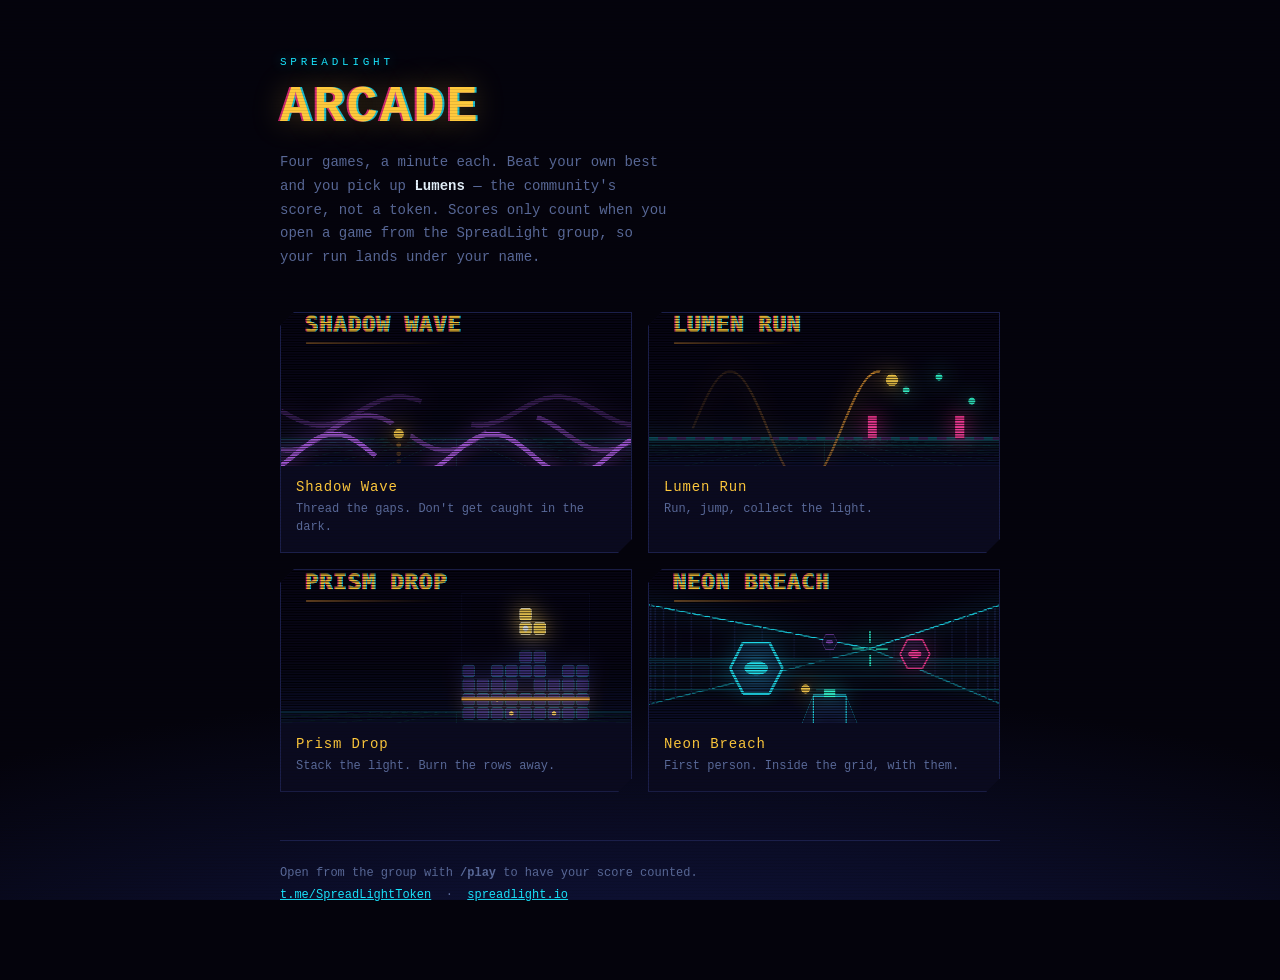
<file: arcade/index.html>
<!doctype html>
<html lang="en">
<head>
<meta charset="utf-8">
<meta name="viewport" content="width=device-width,initial-scale=1,viewport-fit=cover">
<title>SpreadLight Arcade</title>
<link rel="icon" href="/arcade/lumenrun.png">
<link rel="stylesheet" href="/arcade/sl.css">
<style>
  /* This page scrolls and stacks, unlike the games, which are fixed to the
     viewport — so it opts out of the shell's centred, overflow-hidden body. */
  html, body { height: auto; overflow: auto; }
  body {
    justify-content: flex-start; padding: 0; display: block;
    min-height: 100%;
    /* The shell pins its horizon glow to 118% of the VIEWPORT, which leaves a
       visible seam once a page scrolls past one screen. Fixed attachment
       keeps the city below the fold wherever you are on the page. */
    background-attachment: fixed;
  }

  .wrap { max-width: 760px; margin: 0 auto; padding: 56px 20px 72px; }

  .kicker {
    font-size: 11px; letter-spacing: .34em; text-transform: uppercase;
    color: var(--neon); text-shadow: 0 0 12px rgba(25,230,255,.45);
  }
  h1 {
    margin: 10px 0 0; font-size: clamp(30px, 9vw, 52px); letter-spacing: .04em;
    color: var(--light);
    text-shadow: -2px 0 0 rgba(255,46,136,.8), 2px 0 0 rgba(25,230,255,.8),
                 0 0 30px rgba(255,201,60,.35);
  }
  .sub { margin-top: 14px; color: var(--dim); font-size: 14px; line-height: 1.7; max-width: 46ch; }
  .sub b { color: var(--ink); font-weight: 600; }

  .rack { margin-top: 42px; display: grid; gap: 16px; }
  /* Two across, not three — with four cabinets a three-column rack leaves
     the last one stranded on a row of its own. */
  @media (min-width: 560px) { .rack { grid-template-columns: repeat(2, 1fr); } }

  .cab {
    display: block; text-decoration: none; color: inherit;
    border: 1px solid var(--grid); background: var(--deck);
    overflow: hidden; position: relative;
    clip-path: polygon(14px 0, 100% 0, 100% calc(100% - 14px), calc(100% - 14px) 100%, 0 100%, 0 14px);
    transition: border-color .18s ease, transform .18s ease;
  }
  .cab:hover, .cab:focus-visible {
    border-color: rgba(25,230,255,.6);
    transform: translateY(-3px);
    outline: none;
  }
  .cab:focus-visible { box-shadow: 0 0 0 2px var(--neon); }
  /* The cover already carries its own title, so showing the whole thing and
     then repeating the name underneath says it twice. Cropping to the lower
     band keeps the artwork and lets the card's own typography name it. */
  .cab img {
    display: block; width: 100%; height: auto;
    aspect-ratio: 16 / 7;
    object-fit: cover;
    object-position: 50% 88%;
  }
  .cab .meta { padding: 13px 15px 16px; }
  .cab .name { color: var(--light); font-size: 14px; letter-spacing: .06em; }
  .cab .line { color: var(--dim); font-size: 12px; margin-top: 5px; line-height: 1.5; }

  .foot {
    margin-top: 48px; padding-top: 22px; border-top: 1px solid var(--grid);
    color: var(--dim); font-size: 12px; line-height: 1.8;
  }
  .foot a { color: var(--neon); }

  @media (prefers-reduced-motion: reduce) {
    .cab { transition: none; }
    .cab:hover { transform: none; }
  }
</style>
</head>
<body>
<div class="wrap">
  <p class="kicker">SpreadLight</p>
  <h1>ARCADE</h1>
  <p class="sub">
    Four games, a minute each. Beat your own best and you pick up
    <b>Lumens</b> — the community's score, not a token. Scores only count when
    you open a game from the SpreadLight group, so your run lands under your name.
  </p>

  <div class="rack">
    <a class="cab" href="/arcade/shadowwave.html">
      <img src="/arcade/shadowwave.png" alt="Shadow Wave" width="640" height="360">
      <div class="meta">
        <div class="name">Shadow Wave</div>
        <div class="line">Thread the gaps. Don't get caught in the dark.</div>
      </div>
    </a>
    <a class="cab" href="/arcade/lumenrun.html">
      <img src="/arcade/lumenrun.png" alt="Lumen Run" width="640" height="360">
      <div class="meta">
        <div class="name">Lumen Run</div>
        <div class="line">Run, jump, collect the light.</div>
      </div>
    </a>
    <a class="cab" href="/arcade/prismdrop.html">
      <img src="/arcade/prismdrop.png" alt="Prism Drop" width="640" height="360">
      <div class="meta">
        <div class="name">Prism Drop</div>
        <div class="line">Stack the light. Burn the rows away.</div>
      </div>
    </a>
    <a class="cab" href="/arcade/neonbreach.html">
      <img src="/arcade/neonbreach.png" alt="Neon Breach" width="640" height="360">
      <div class="meta">
        <div class="name">Neon Breach</div>
        <div class="line">First person. Inside the grid, with them.</div>
      </div>
    </a>
  </div>

  <p class="foot">
    Open from the group with <b>/play</b> to have your score counted.<br>
    <a href="https://t.me/SpreadLightToken">t.me/SpreadLightToken</a>
    &nbsp;·&nbsp;
    <a href="https://spreadlight.io">spreadlight.io</a>
  </p>
</div>
</body>
</html>
</file>
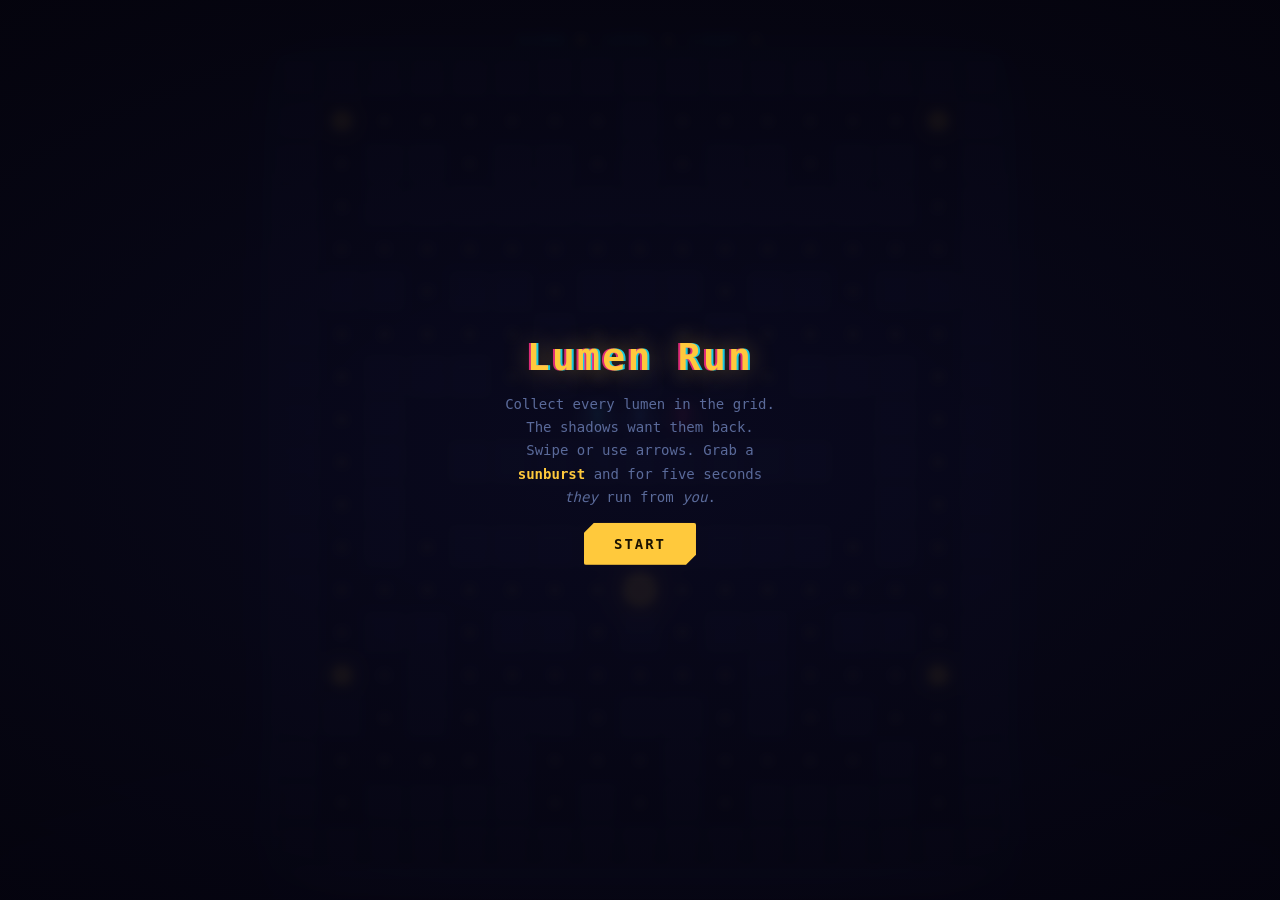
<file: arcade/lumenrun.html>
<!doctype html>
<html lang="en">
<head>
<meta charset="utf-8">
<meta name="viewport" content="width=device-width,initial-scale=1,viewport-fit=cover">
<title>Lumen Run</title>
<link rel="stylesheet" href="sl.css">
<script src="https://telegram.org/js/games.js"></script>
</head>
<body>
<div id="hud"><span>score <b id="s">0</b></span><span>level <b id="v">1</b></span><span>light <b id="l">3</b></span></div>
<canvas id="c" width="357" height="399"></canvas>

<div id="msg">
  <h1>Lumen Run</h1>
  <p>Collect every lumen in the grid. The shadows want them back.<br>
     Swipe or use arrows. Grab a <b style="color:#ffc93c">sunburst</b> and
     for five seconds <i>they</i> run from <i>you</i>.</p>
  <button id="go">start</button>
</div>

<script src="sl.js"></script>
<script>
/* Hand-drawn grid. # wall, . lumen, o sunburst, space empty, - gate
 *
 * Three cells in here used to be walls, and between them they sealed off 17
 * of the 125 lumens — the entire top-right wing including one of the four
 * sunbursts, plus two pockets along the bottom. Since the level only ends
 * when the pellet count reaches zero, the grid could never be cleared: no
 * level 2, no clear bonus, and a row of dots that visibly refused to be
 * eaten. Row 3 now has a way down on the right, and row 15 opens the two
 * bottom pockets.
 *
 * reachable() below enforces this at runtime, so editing the maze can't
 * quietly bring the bug back.
 */
const MAZE = [
  "#################",
  "#o......#......o#",
  "#.##.##.#.##.##.#",
  "#.#############.#",
  "#...............#",
  "###.##.###.##.###",
  "#.....#...#.....#",
  "#.###.#.#.#.###.#",
  "#.#     -     #.#",
  "#.# ######### #.#",
  "#.#           #.#",
  "#.#.#########.#.#",
  "#...............#",
  "#.##.##.#.##.##.#",
  "#o.#.......#...o#",
  "##.#.##.##.#.#..#",
  "#....#...#....#.#",
  "#.####.#.#.####.#",
  "#################",
];
const COLS = MAZE[0].length, ROWS = MAZE.length, T = 21;
const c = document.getElementById("c"), x = c.getContext("2d");
c.width = COLS * T; c.height = ROWS * T;
SL.fit(c);

let grid, runner, foes, score, level, lives, pellets, over, power, t, started;
const keys = SL.input();
let queued = null;

/* swipe to steer */
(() => {
  let sx = 0, sy = 0;
  c.addEventListener("touchstart", e => {
    sx = e.touches[0].clientX; sy = e.touches[0].clientY;
  }, { passive: true });
  c.addEventListener("touchend", e => {
    const dx = e.changedTouches[0].clientX - sx, dy = e.changedTouches[0].clientY - sy;
    if (Math.abs(dx) < 18 && Math.abs(dy) < 18) return;
    queued = Math.abs(dx) > Math.abs(dy)
      ? { x: Math.sign(dx), y: 0 } : { x: 0, y: Math.sign(dy) };
  }, { passive: true });
})();

const wall = (cx, cy) => {
  if (cy < 0 || cy >= ROWS) return true;
  cx = (cx + COLS) % COLS;
  return grid[cy][cx] === "#";
};

const SPAWN = { cx: 8, cy: 12 };

/* Every cell the runner can actually walk to, from where it starts.
   A lumen outside this set can never be eaten, and because the level ends on
   the pellet count hitting zero, one such lumen makes the grid uncompletable
   forever. Rather than trusting the hand-drawn maze, strip anything walled
   off — and say so in the console, so a bad edit is loud instead of silent. */
function reachable(g) {
  const key = (r, col) => r * COLS + col;
  const seen = new Set([key(SPAWN.cy, SPAWN.cx)]);
  const queue = [[SPAWN.cy, SPAWN.cx]];
  while (queue.length) {
    const [r, col] = queue.pop();
    for (const [dr, dc] of [[1,0],[-1,0],[0,1],[0,-1]]) {
      const nr = r + dr, nc = (col + dc + COLS) % COLS;
      if (nr < 0 || nr >= ROWS) continue;
      if (g[nr][nc] === "#" || seen.has(key(nr, nc))) continue;
      seen.add(key(nr, nc)); queue.push([nr, nc]);
    }
  }
  return seen;
}

function reset(full) {
  if (full) { score = 0; level = 1; lives = 3; }
  grid = MAZE.map(r => r.split(""));

  const open = reachable(grid);
  let orphans = 0;
  for (let r = 0; r < ROWS; r++) for (let col = 0; col < COLS; col++) {
    const ch = grid[r][col];
    if ((ch === "." || ch === "o") && !open.has(r * COLS + col)) {
      grid[r][col] = " "; orphans++;
    }
  }
  if (orphans) {
    console.warn(`lumenrun: ${orphans} lumen(s) are walled off and were ` +
                 `removed so the grid can still be cleared — fix MAZE`);
  }
  pellets = grid.flat().filter(ch => ch === "." || ch === "o").length;
  runner = { cx: SPAWN.cx, cy: SPAWN.cy, x: SPAWN.cx * T, y: SPAWN.cy * T,
             d: { x: 0, y: 0 }, mouth: 0 };
  const tints = ["#b86aff", "#4f9dff", "#ff2e88", "#19e6ff"];
  foes = tints.map((tint, i) => ({
    cx: 7 + i % 3, cy: 8, x: (7 + i % 3) * T, y: 8 * T,
    // they leave the house sooner than they used to, so you get less of a
    // free run at the start of a grid
    d: { x: i % 2 ? 1 : -1, y: 0 }, tint, out: i * 52, scared: 0,
  }));
  power = 0; over = false; t = 0; started = false;
}

function centred(e) {
  return Math.abs(e.x - e.cx * T) < 1.5 && Math.abs(e.y - e.cy * T) < 1.5;
}

function move(e, speed) {
  if (centred(e)) {
    e.x = e.cx * T; e.y = e.cy * T;
    const nx = e.cx + e.d.x, ny = e.cy + e.d.y;
    if (wall(nx, ny)) { e.d = { x: 0, y: 0 }; return false; }
    e.cx = (nx + COLS) % COLS; e.cy = ny;
    if (e.cx === 0 && e.d.x < 0) e.x = COLS * T;
    if (e.cx === COLS - 1 && e.d.x > 0) e.x = -T;
    return true;
  }
  e.x += e.d.x * speed; e.y += e.d.y * speed;
  return true;
}

function turn(e, d) {
  if (!centred(e)) return false;
  if (wall(e.cx + d.x, e.cy + d.y)) return false;
  e.x = e.cx * T; e.y = e.cy * T; e.d = d;
  return true;
}

function chase(f) {
  if (!centred(f)) return;
  const opts = [{x:1,y:0},{x:-1,y:0},{x:0,y:1},{x:0,y:-1}]
    .filter(d => !wall(f.cx + d.x, f.cy + d.y))
    .filter(d => !(d.x === -f.d.x && d.y === -f.d.y) || Math.random() < .08);
  if (!opts.length) { f.d = { x: -f.d.x, y: -f.d.y }; return; }
  const want = f.scared > 0 ? -1 : 1;
  opts.sort((a, b) => {
    const da = Math.hypot(f.cx + a.x - runner.cx, f.cy + a.y - runner.cy);
    const dbb = Math.hypot(f.cx + b.x - runner.cx, f.cy + b.y - runner.cy);
    return (da - dbb) * want;
  });
  // They take the best turn more often now, and get a little sharper each
  // level. Still short of perfect — a shadow that never guesses wrong is
  // unbeatable rather than hard.
  const smart = Math.min(0.86 + level * 0.015, 0.94);
  f.d = (Math.random() < smart) ? opts[0] : opts[(Math.random() * opts.length) | 0];
}

/* --- draw --------------------------------------------------------------- */

function drawMaze() {
  for (let r = 0; r < ROWS; r++) for (let col = 0; col < COLS; col++) {
    const ch = grid[r][col], px = col * T, py = r * T;
    if (ch === "#") {
      x.fillStyle = "#161b3f";
      x.fillRect(px + 1, py + 1, T - 2, T - 2);
      x.fillStyle = "#1b1f4a";
      x.fillRect(px + 1, py + 1, T - 2, 2);
    } else if (ch === "-") {
      x.fillStyle = "#2a3270"; x.fillRect(px + 1, py + T / 2 - 1, T - 2, 2);
    } else if (ch === ".") {
      x.fillStyle = "#8a7a4a";
      x.beginPath(); x.arc(px + T / 2, py + T / 2, 2.1, 0, 6.3); x.fill();
    } else if (ch === "o") {
      const pulse = 4 + Math.sin(t / 7) * 1.4;
      x.save(); x.shadowColor = "#ffc93c"; x.shadowBlur = 12;
      x.fillStyle = "#ffc93c";
      x.beginPath(); x.arc(px + T / 2, py + T / 2, pulse, 0, 6.3); x.fill();
      x.restore();
    }
  }
}

function drawRunner() {
  const cx = runner.x + T / 2, cy = runner.y + T / 2;
  const open = Math.abs(Math.sin(t / 5)) * 0.72;
  const ang = Math.atan2(runner.d.y, runner.d.x);
  x.save();
  x.shadowColor = "#ffa52b"; x.shadowBlur = 16;
  x.fillStyle = "#ffc93c";
  x.beginPath();
  if (runner.d.x || runner.d.y) {
    x.moveTo(cx, cy);
    x.arc(cx, cy, T / 2 - 2, ang + open, ang - open);
  } else {
    x.arc(cx, cy, T / 2 - 2, 0, 6.3);
  }
  x.closePath(); x.fill();
  x.restore();
}

function drawFoe(f) {
  const cx = f.x + T / 2, cy = f.y + T / 2, r = T / 2 - 2;
  const scared = f.scared > 0;
  const tint = scared ? (f.scared < 90 && t % 12 < 6 ? "#e8f4ff" : "#22306e") : f.tint;
  const g = x.createRadialGradient(cx, cy - 2, 1, cx, cy, r + 4);
  g.addColorStop(0, tint); g.addColorStop(1, "rgba(12,8,30,0)");
  x.fillStyle = g;
  x.beginPath();
  x.ellipse(cx, cy + Math.sin(t / 8 + f.cx) * 1.2, r + 2, r + 1, 0, 0, 6.3);
  x.fill();
  if (!scared) {
    x.fillStyle = "#0a0a1f";
    x.beginPath();
    x.arc(cx - 3.6, cy - 1, 2, 0, 6.3);
    x.arc(cx + 3.6, cy - 1, 2, 0, 6.3);
    x.fill();
  }
}

/* --- loop --------------------------------------------------------------- */

function step() {
  t++;
  x.clearRect(0, 0, c.width, c.height);
  drawMaze();

  if (!over && started) {
    if (keys.left) queued = { x: -1, y: 0 };
    if (keys.right) queued = { x: 1, y: 0 };
    if (keys.up) queued = { x: 0, y: -1 };
    if (keys.down) queued = { x: 0, y: 1 };
    if (queued && turn(runner, queued)) queued = null;
    move(runner, 2.4);

    // eat
    const ch = grid[runner.cy][runner.cx];
    if (ch === "." || ch === "o") {
      grid[runner.cy][runner.cx] = " ";
      pellets--;
      score += ch === "o" ? 25 : 5;
      // a sunburst buys less time than it used to, and less again each level
      if (ch === "o") {
        const span = Math.max(130, 260 - level * 18);
        power = span; foes.forEach(f => f.scared = span);
      }
    }
    if (power > 0) { power--; foes.forEach(f => f.scared = Math.max(0, f.scared - 1)); }

    foes.forEach(f => {
      if (f.out > 0) { f.out--; return; }
      chase(f);
      // capped a shade under the runner's 2.4 so a straight chase is always
      // survivable — above that they simply catch you and skill stops mattering
      move(f, f.scared > 0 ? 1.25 : Math.min(1.85 + level * 0.15, 2.3));
      if (Math.hypot(f.x - runner.x, f.y - runner.y) < T * 0.75) {
        if (f.scared > 0) {
          score += 100; f.cx = 8; f.cy = 8; f.x = 8 * T; f.y = 8 * T;
          f.scared = 0; f.out = 120;
        } else {
          lives--;
          if (lives <= 0) return finish();
          const keep = grid; reset(false); grid = keep;
          pellets = grid.flat().filter(q => q === "." || q === "o").length;
          started = false;
          banner("careful fam", "tap to keep going");
        }
      }
    });

    if (pellets <= 0) {
      level++; score += 200;
      const l = lives; reset(false); lives = l; started = false;
      banner("grid cleared ✨", "tap for the next one");
    }
  }

  foes.forEach(drawFoe);
  drawRunner();

  document.getElementById("s").textContent = score;
  document.getElementById("v").textContent = level;
  document.getElementById("l").textContent = lives;
  requestAnimationFrame(step);
}

function banner(title, sub) {
  const m = document.getElementById("msg");
  m.innerHTML = `<h1>${title}</h1><p>${sub}</p><button id="go">go</button>`;
  m.classList.remove("hide");
  document.getElementById("go").onclick = () => {
    m.classList.add("hide"); started = true;
  };
}

function finish() {
  over = true;
  SL.submit(score);
  const m = document.getElementById("msg");
  m.innerHTML = `<h1>lights out</h1>
    <p class="score">${score} points · level ${level}</p>
    <p>your best run is on the group board.</p>
    <button id="go">again</button>`;
  m.classList.remove("hide");
  document.getElementById("go").onclick = () => {
    m.classList.add("hide"); reset(true); started = true;
  };
}

document.getElementById("go").onclick = () => {
  document.getElementById("msg").classList.add("hide");
  reset(true); started = true;
};
reset(true); step();
</script>
</body>
</html>
</file>
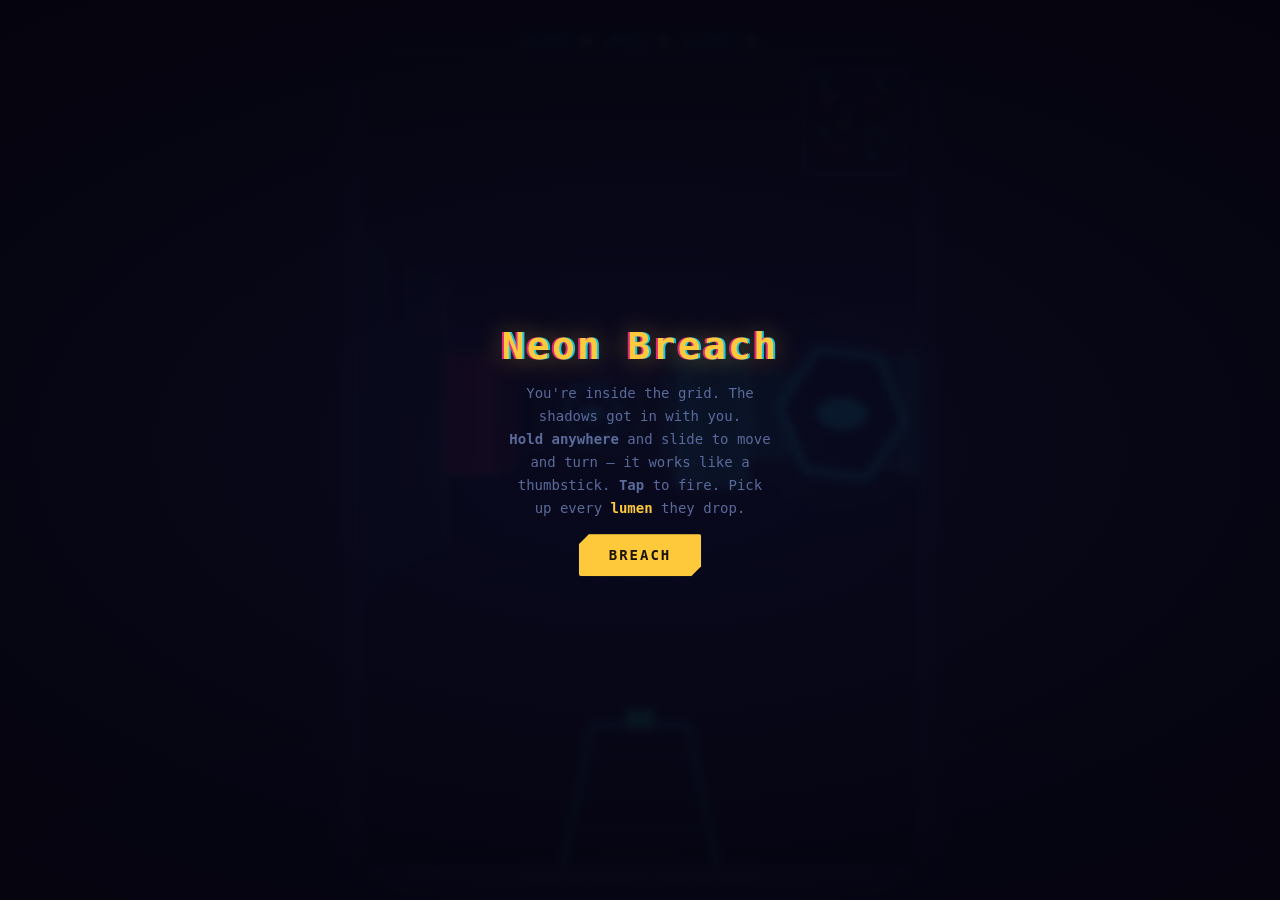
<file: arcade/neonbreach.html>
<!doctype html>
<html lang="en">
<head>
<meta charset="utf-8">
<meta name="viewport" content="width=device-width,initial-scale=1,viewport-fit=cover">
<title>Neon Breach</title>
<link rel="stylesheet" href="sl.css">
<script src="https://telegram.org/js/games.js"></script>
<style>
  /* The view is the whole canvas, so the controls hint sits over it and
     fades out once you've clearly worked them out. */
  #tip {
    position: fixed; left: 0; right: 0; bottom: 12px; text-align: center;
    font-size: 11px; letter-spacing: .18em; text-transform: uppercase;
    color: var(--dim); pointer-events: none;
    transition: opacity .6s ease; z-index: 3;
  }
  #tip.gone { opacity: 0; }
</style>
</head>
<body>
<div id="hud">
  <span>score <b id="s">0</b></span>
  <span>wave <b id="w">1</b></span>
  <span>light <b id="l">3</b></span>
</div>
<canvas id="c" width="360" height="520"></canvas>
<p id="tip">hold to steer · tap to fire</p>

<div id="msg">
  <h1>Neon Breach</h1>
  <p>You're inside the grid. The shadows got in with you.<br>
     <b>Hold anywhere</b> and slide to move and turn — it works like a thumbstick.
     <b>Tap</b> to fire. Pick up every <b style="color:#ffc93c">lumen</b> they drop.</p>
  <button id="go">breach</button>
</div>

<script src="sl.js"></script>
<script>
/* =======================================================================
   Neon Breach — a raycaster, because a grid you walk through in first
   person is the one thing the flat games can't give you.

   Everything is drawn in 180 vertical columns, 2px wide. Each column is one
   ray walked through the map with DDA; the distance it travels decides how
   tall that slice of wall is and how far it fades into the dark. Sprites are
   flat shapes projected into the same space and clipped against the depth
   written down per column, which is what lets a drone stand behind a pillar.
   ======================================================================= */

/* # structural wall, = neon, % hot, . floor */
const MAP = [
  "####################",
  "#..................#",
  "#..==..#..##..==...#",
  "#..==..#......==...#",
  "#......#...........#",
  "#...%%%....%%%.....#",
  "#...%........%.....#",
  "#...%...##...%.....#",
  "#.......##.........#",
  "#..................#",
  "#..................#",
  "#..==.......====...#",
  "#..==..........=...#",
  "#..............=...#",
  "#...%%%%%..........#",
  "#.......%...==.....#",
  "#.......%...==.....#",
  "#..................#",
  "#..................#",
  "####################",
];
const MH = MAP.length, MW = MAP[0].length;
const SOLID = "#=%";

const c = document.getElementById("c"), x = c.getContext("2d");
const W = c.width, H = c.height;
SL.fit(c);

const COLW = 2, RAYS = W / COLW;
const HORIZON = Math.round(H * 0.44);
/* Wall height and field of view are the two numbers that decide whether a
   portrait screen feels like a corridor or a letterbox. Tall walls plus a
   narrow view on a phone meant you could see almost nothing either side of
   the crosshair, which in a game about things closing in on you is the wrong
   way round. Shorter walls, wider view. */
const WALLH = H * 0.82;
const zbuf = new Float32Array(RAYS);

/* --- palette ------------------------------------------------------------
   Cold is the machine, warm is you — the same rule the other cabinets use.
   Shades are precomputed: 180 columns a frame is no place to be building
   colour strings. */
const VOID = [4, 3, 12];
const BASE = { "#": [34, 40, 96], "=": [25, 230, 255], "%": [255, 46, 136] };
const FOG = 26, FOG_FAR = 15;
const SHADE = {};
for (const k in BASE) {
  SHADE[k] = [[], []];
  for (let side = 0; side < 2; side++) {
    const dim = side ? 0.58 : 1;           // y-facing walls read darker
    for (let f = 0; f < FOG; f++) {
      const lit = 1 - f / (FOG - 1);
      SHADE[k][side][f] = "rgb(" + BASE[k].map((ch, i) =>
        Math.round((ch * dim * lit) + VOID[i] * (1 - lit))).join(",") + ")";
    }
  }
}
const fogIndex = d =>
  Math.min(FOG - 1, Math.max(0, Math.round((d / FOG_FAR) * (FOG - 1))));

const tileAt = (mx, my) =>
  (mx < 0 || my < 0 || mx >= MW || my >= MH) ? "#" : MAP[my][mx];
const blocked = (fx, fy) => SOLID.includes(tileAt(fx | 0, fy | 0));

/* --- state -------------------------------------------------------------- */

let px, py, dirX, dirY, planeX, planeY;
let drones, lumens, wave, score, light, over, started, t;
let cool, flash, shake, hurt;

function reset(full) {
  if (full) { score = 0; light = 3; wave = 1; }
  px = 7.5; py = 10.5;
  dirX = 1; dirY = 0;
  planeX = 0; planeY = 0.86;            // ~80° field of view
  drones = []; lumens = [];
  cool = 0; flash = 0; shake = 0; hurt = 0;
  over = false; started = false; t = 0;
  startWave(wave);
}

/* Each wave adds bodies and pace. From wave 3 some of them are hulks: slow,
   three hits, and they soak the shots you wanted for something else. */
function startWave(n) {
  drones = [];
  const count = Math.min(3 + n, 11);
  for (let i = 0; i < count; i++) {
    const hulk = n >= 3 && i % 4 === 3;
    drones.push(makeDrone(hulk, n));
  }
}

function makeDrone(hulk, n) {
  // Somewhere on open floor, and never right on top of the player.
  let fx, fy, tries = 0;
  do {
    fx = 1.5 + Math.random() * (MW - 3);
    fy = 1.5 + Math.random() * (MH - 3);
    tries++;
  } while (tries < 200 && (blocked(fx, fy) || Math.hypot(fx - px, fy - py) < 5));
  return {
    x: fx, y: fy, hulk,
    hp: hulk ? 3 : 1,
    speed: (hulk ? 0.012 : 0.019) + n * 0.0019,
    scale: hulk ? 1.95 : 1.38,
    h: 0.5, hit: 0, phase: Math.random() * 6.28,
    tint: hulk ? "#ff2e88" : "#19e6ff",
  };
}

/* --- input -------------------------------------------------------------
   One thumb does everything. Holding anywhere plants a stick at that point;
   sliding off it steers and walks, and letting go without really moving is a
   shot. Two separate on-screen pads would eat a phone screen this small. */
const keys = SL.input();
const stick = { on: false, ox: 0, oy: 0, dx: 0, dy: 0, t0: 0, far: 0 };

function local(e) {
  const r = c.getBoundingClientRect();
  const p = e.touches ? e.touches[0] : e;
  return { x: p.clientX - r.left, y: p.clientY - r.top };
}
function down(e) {
  const p = local(e);
  stick.on = true; stick.ox = p.x; stick.oy = p.y;
  stick.dx = 0; stick.dy = 0; stick.far = 0; stick.t0 = performance.now();
}
function drag(e) {
  if (!stick.on) return;
  const p = local(e);
  stick.dx = p.x - stick.ox; stick.dy = p.y - stick.oy;
  stick.far = Math.max(stick.far, Math.hypot(stick.dx, stick.dy));
}
function up() {
  if (!stick.on) return;
  const quick = performance.now() - stick.t0 < 260;
  if (stick.far < 15 && quick) fire();
  stick.on = false; stick.dx = 0; stick.dy = 0;
  hideTip();
}
c.addEventListener("touchstart", e => { down(e); e.preventDefault(); }, { passive: false });
c.addEventListener("touchmove",  e => { drag(e); e.preventDefault(); }, { passive: false });
c.addEventListener("touchend",   e => { up();    e.preventDefault(); }, { passive: false });
c.addEventListener("mousedown", down);
c.addEventListener("mousemove", drag);
addEventListener("mouseup", up);

/* Space is polled each frame as well, which gives you auto-fire while it's
   held — but a quick tap can begin and end between two frames and never be
   seen at all. This catches the press itself, so a single tap always shoots. */
addEventListener("keydown", e => {
  if (e.code === "Space" && started && !over) { fire(); e.preventDefault(); }
});

let tipGone = false;
function hideTip() {
  if (tipGone) return;
  tipGone = true;
  setTimeout(() => document.getElementById("tip").classList.add("gone"), 2600);
}

/* --- movement ----------------------------------------------------------- */

function rotate(a) {
  const cs = Math.cos(a), sn = Math.sin(a);
  const ndx = dirX * cs - dirY * sn, ndy = dirX * sn + dirY * cs;
  const npx = planeX * cs - planeY * sn, npy = planeX * sn + planeY * cs;
  dirX = ndx; dirY = ndy; planeX = npx; planeY = npy;
}

/* Axis at a time, so brushing a wall slides along it instead of stopping
   dead — the difference between an arena that feels tight and one that feels
   sticky. R is the player's shoulder width in tiles. */
function shift(mx, my) {
  const R = 0.26;
  if (mx && !blocked(px + mx + Math.sign(mx) * R, py)) px += mx;
  if (my && !blocked(px, py + my + Math.sign(my) * R)) py += my;
}

function stepDrone(d) {
  const vx = px - d.x, vy = py - d.y;
  const dist = Math.hypot(vx, vy) || 1;
  // a lazy weave, so a line of them doesn't arrive as one solid rank
  const sway = Math.sin(t / 26 + d.phase) * 0.45;
  const nx = (vx / dist) * d.speed, ny = (vy / dist) * d.speed;
  const sx = -ny * sway, sy = nx * sway;
  const R = 0.3;
  if (!blocked(d.x + nx + sx + Math.sign(nx + sx) * R, d.y)) d.x += nx + sx;
  if (!blocked(d.x, d.y + ny + sy + Math.sign(ny + sy) * R)) d.y += ny + sy;
  if (d.hit > 0) d.hit--;
  return dist;
}

/* --- projection --------------------------------------------------------- */

function project(s) {
  const sx = s.x - px, sy = s.y - py;
  const inv = 1 / (planeX * dirY - dirX * planeY);
  const tx = inv * (dirY * sx - dirX * sy);
  const depth = inv * (-planeY * sx + planeX * sy);
  if (depth <= 0.1) return null;
  const size = (WALLH / depth) * s.scale;
  return {
    depth, size,
    cx: (W / 2) * (1 + tx / depth),
    cy: HORIZON + (WALLH / depth) * (0.5 - s.h),
  };
}

/* --- shooting ----------------------------------------------------------- */

function fire() {
  if (over || !started || cool > 0) return;
  cool = 9; flash = 5; shake = 2.5;

  let best = null, bestDepth = 1e9;
  for (const d of drones) {
    const p = project(d);
    if (!p || p.depth > 20) continue;
    // Under the crosshair, with a few pixels of forgiveness — this is a
    // thumb on glass, not a mouse.
    if (Math.abs(p.cx - W / 2) > p.size * 0.42 + 7) continue;
    const col = Math.min(RAYS - 1, Math.max(0, p.cx / COLW | 0));
    if (zbuf[col] <= p.depth) continue;            // a wall is in the way
    if (p.depth < bestDepth) { bestDepth = p.depth; best = d; }
  }
  if (!best) return;

  best.hp--; best.hit = 6;
  if (best.hp > 0) { score += 5; return; }
  score += (best.hulk ? 90 : 40) + wave * 10;
  lumens.push({ x: best.x, y: best.y, scale: 0.46, h: 0.18,
                life: 600, phase: Math.random() * 6.28 });
  drones.splice(drones.indexOf(best), 1);
}

/* --- render ------------------------------------------------------------- */

function drawSky() {
  const g = x.createLinearGradient(0, 0, 0, HORIZON);
  g.addColorStop(0, "#04030c");
  g.addColorStop(1, "#140b2e");
  x.fillStyle = g; x.fillRect(0, 0, W, HORIZON);

  // city haze sitting on the horizon
  const h = x.createLinearGradient(0, HORIZON - 70, 0, HORIZON);
  h.addColorStop(0, "rgba(157,78,221,0)");
  h.addColorStop(1, "rgba(255,46,136,.22)");
  x.fillStyle = h; x.fillRect(0, HORIZON - 70, W, 70);
}

function drawFloor() {
  const g = x.createLinearGradient(0, HORIZON, 0, H);
  g.addColorStop(0, "#07061a");
  g.addColorStop(1, "#0d0a24");
  x.fillStyle = g; x.fillRect(0, HORIZON, W, H - HORIZON);

  /* Bands at whole-tile distances. Only horizontal lines: a line of constant
     distance is the same line whichever way you're facing, so these stay
     honest as you turn. Converging verticals would not. */
  x.strokeStyle = "rgba(25,230,255,.085)";
  x.lineWidth = 1;
  x.beginPath();
  for (let d = 1; d <= 16; d++) {
    const y = HORIZON + (0.5 * WALLH) / d;
    if (y > H) continue;
    x.moveTo(0, y); x.lineTo(W, y);
  }
  x.stroke();
}

/* The same bands on the ceiling. Without them the top of a portrait screen is
   a large flat nothing, and the corridor stops reading as enclosed. */
function drawCeilingBands() {
  x.strokeStyle = "rgba(157,78,221,.075)";
  x.lineWidth = 1;
  x.beginPath();
  for (let d = 1; d <= 16; d++) {
    const y = HORIZON - (0.5 * WALLH) / d;
    if (y < 0) continue;
    x.moveTo(0, y); x.lineTo(W, y);
  }
  x.stroke();
}

function castWalls() {
  for (let col = 0; col < RAYS; col++) {
    const camX = 2 * col / RAYS - 1;
    const rdX = dirX + planeX * camX, rdY = dirY + planeY * camX;

    let mapX = px | 0, mapY = py | 0;
    const ddX = Math.abs(rdX) < 1e-9 ? 1e30 : Math.abs(1 / rdX);
    const ddY = Math.abs(rdY) < 1e-9 ? 1e30 : Math.abs(1 / rdY);
    let stepX, stepY, sideX, sideY;
    if (rdX < 0) { stepX = -1; sideX = (px - mapX) * ddX; }
    else         { stepX = 1;  sideX = (mapX + 1 - px) * ddX; }
    if (rdY < 0) { stepY = -1; sideY = (py - mapY) * ddY; }
    else         { stepY = 1;  sideY = (mapY + 1 - py) * ddY; }

    let side = 0, tile = "#", guard = 0;
    while (guard++ < 128) {
      if (sideX < sideY) { sideX += ddX; mapX += stepX; side = 0; }
      else               { sideY += ddY; mapY += stepY; side = 1; }
      tile = tileAt(mapX, mapY);
      if (SOLID.includes(tile)) break;
    }

    const perp = Math.max(0.0001, side === 0 ? sideX - ddX : sideY - ddY);
    zbuf[col] = perp;

    const lineH = WALLH / perp;
    const top = HORIZON - lineH * 0.5;
    const f = fogIndex(perp);
    x.fillStyle = SHADE[tile][side][f];
    x.fillRect(col * COLW, top, COLW, lineH);

    /* A bright seam where a wall panel meets the next one. Cheap, and it
       gives the eye something to track as you move — flat colour columns
       read as a slideshow otherwise. */
    const wallX = side === 0 ? py + perp * rdY : px + perp * rdX;
    const frac = wallX - Math.floor(wallX);

    /* Shade across each panel, darkest at its middle. One flat colour per
       tile turns a long wall into a single slab of colour with nothing for
       the eye to hold on to as you move past it; this costs one more fill
       per column and gives the surface a direction. */
    const dip = (0.34 * (1 - Math.abs(frac - 0.5) * 2) * (1 - f / (FOG - 1)));
    if (dip > 0.01) {
      x.fillStyle = "rgba(4,3,12," + dip.toFixed(3) + ")";
      x.fillRect(col * COLW, top, COLW, lineH);
    }

    if (frac < 0.045 || frac > 0.955) {
      x.fillStyle = "rgba(232,244,255," + (0.3 * (1 - f / (FOG - 1))).toFixed(3) + ")";
      x.fillRect(col * COLW, top, COLW, lineH);
    }
    // a lit strip along the base of neon panels
    if (tile !== "#") {
      x.fillStyle = "rgba(255,255,255," + (0.22 * (1 - f / (FOG - 1))).toFixed(3) + ")";
      x.fillRect(col * COLW, top + lineH - Math.max(1, lineH * 0.05),
                 COLW, Math.max(1, lineH * 0.05));
    }
  }
}

/* Draw something at a projected position, but only in the columns where it
   is actually in front of the wall behind it. */
function clipped(p, paint) {
  const half = p.size / 2;
  const first = Math.max(0, Math.floor((p.cx - half) / COLW));
  const last = Math.min(RAYS - 1, Math.ceil((p.cx + half) / COLW));
  let run = -1;
  for (let col = first; col <= last + 1; col++) {
    const vis = col <= last && zbuf[col] > p.depth;
    if (vis && run < 0) run = col;
    if (!vis && run >= 0) {
      x.save();
      x.beginPath();
      x.rect(run * COLW, 0, (col - run) * COLW, H);
      x.clip();
      paint();
      x.restore();
      run = -1;
    }
  }
}

function drawDrone(d) {
  const p = project(d);
  if (!p || p.size < 2) return;
  clipped(p, () => {
    const r = p.size * 0.3;
    const glow = x.createRadialGradient(p.cx, p.cy, 0, p.cx, p.cy, r * 2.3);
    glow.addColorStop(0, d.hit > 0 ? "rgba(255,255,255,.55)" : "rgba(25,230,255,.3)");
    glow.addColorStop(1, "rgba(4,3,12,0)");
    x.fillStyle = glow;
    x.fillRect(p.cx - r * 2.3, p.cy - r * 2.3, r * 4.6, r * 4.6);

    // a hard shell, hexagonal, because a circle reads as a bubble
    x.beginPath();
    for (let i = 0; i < 6; i++) {
      const a = i * Math.PI / 3 + Math.sin(t / 30 + d.phase) * 0.12;
      const vx = p.cx + Math.cos(a) * r, vy = p.cy + Math.sin(a) * r * 1.12;
      i ? x.lineTo(vx, vy) : x.moveTo(vx, vy);
    }
    x.closePath();
    x.fillStyle = d.hit > 0 ? "#ffffff" : "#0b1030";
    x.fill();
    x.strokeStyle = d.hit > 0 ? "#ffffff" : d.tint;
    x.lineWidth = Math.max(1, p.size * 0.035);
    x.stroke();

    // the eye
    x.fillStyle = d.hit > 0 ? "#ffffff" : d.tint;
    x.beginPath();
    x.ellipse(p.cx, p.cy, r * 0.42, r * 0.26, 0, 0, 6.3);
    x.fill();
  });
}

function drawLumen(l) {
  const p = project(l);
  if (!p || p.size < 1.5) return;
  clipped(p, () => {
    const r = Math.max(1.5, p.size * 0.3) * (1 + Math.sin(t / 8 + l.phase) * 0.12);
    const g = x.createRadialGradient(p.cx, p.cy, 0, p.cx, p.cy, r * 3);
    g.addColorStop(0, "rgba(255,201,60,.85)");
    g.addColorStop(1, "rgba(255,201,60,0)");
    x.fillStyle = g;
    x.fillRect(p.cx - r * 3, p.cy - r * 3, r * 6, r * 6);
    x.fillStyle = "#ffc93c";
    x.beginPath(); x.arc(p.cx, p.cy, r, 0, 6.3); x.fill();
  });
}

function drawWeapon() {
  const bob = Math.sin(t / 9) * (stick.on ? 3.4 : 1.1);
  const bx = W / 2, by = H + bob;

  if (flash > 0) {
    const g = x.createRadialGradient(bx, by - 96, 0, bx, by - 96, 90);
    g.addColorStop(0, "rgba(255,201,60,.8)");
    g.addColorStop(1, "rgba(255,201,60,0)");
    x.fillStyle = g;
    x.fillRect(bx - 90, by - 186, 180, 180);
  }

  // an emitter, seen from behind
  x.fillStyle = "#0a0a1f";
  x.strokeStyle = "#19e6ff";
  x.lineWidth = 2;
  const kick = flash > 0 ? 6 : 0;
  x.beginPath();
  x.moveTo(bx - 50, by);
  x.lineTo(bx - 31, by - 92 - kick);
  x.lineTo(bx + 31, by - 92 - kick);
  x.lineTo(bx + 50, by);
  x.closePath();
  x.fill(); x.stroke();

  // vents down the barrel, so it isn't just a trapezoid
  x.strokeStyle = "rgba(25,230,255,.45)";
  x.lineWidth = 1;
  for (let i = 1; i <= 3; i++) {
    const yy = by - 92 - kick + i * 22;
    const w2 = 31 + (50 - 31) * (i / 4.2);
    x.beginPath(); x.moveTo(bx - w2, yy); x.lineTo(bx + w2, yy); x.stroke();
  }

  x.fillStyle = flash > 0 ? "#ffc93c" : "#2bffcf";
  x.fillRect(bx - 9, by - 102 - kick, 18, 12);
}

function drawCrosshair() {
  const ready = cool === 0;
  const g = 7, l = 11, cy = HORIZON;
  const arms = () => {
    x.beginPath();
    x.moveTo(W / 2 - g - l, cy); x.lineTo(W / 2 - g, cy);
    x.moveTo(W / 2 + g, cy);     x.lineTo(W / 2 + g + l, cy);
    x.moveTo(W / 2, cy - g - l); x.lineTo(W / 2, cy - g);
    x.moveTo(W / 2, cy + g);     x.lineTo(W / 2, cy + g + l);
    x.stroke();
  };
  // a dark pass underneath, so the sight still reads against a lit drone —
  // which is exactly when you need to see it
  x.strokeStyle = "rgba(4,3,12,.75)"; x.lineWidth = 4; arms();
  x.strokeStyle = ready ? "rgba(43,255,207,.95)" : "rgba(90,106,154,.75)";
  x.lineWidth = 1.6; arms();
  x.fillStyle = ready ? "rgba(43,255,207,.95)" : "rgba(90,106,154,.6)";
  x.fillRect(W / 2 - 1, cy - 1, 2, 2);
}

function drawMinimap() {
  const S = 3.4, pad = 8;
  const mw = MW * S, mh = MH * S;
  const ox = W - mw - pad, oy = pad;

  x.fillStyle = "rgba(4,3,12,.72)";
  x.fillRect(ox - 2, oy - 2, mw + 4, mh + 4);
  x.strokeStyle = "rgba(27,31,74,.9)";
  x.lineWidth = 1;
  x.strokeRect(ox - 2, oy - 2, mw + 4, mh + 4);

  for (let r = 0; r < MH; r++) for (let col = 0; col < MW; col++) {
    const ch = MAP[r][col];
    if (!SOLID.includes(ch)) continue;
    x.fillStyle = ch === "#" ? "#222860" : (ch === "=" ? "#17667a" : "#7a2048");
    x.fillRect(ox + col * S, oy + r * S, S, S);
  }
  for (const d of drones) {
    x.fillStyle = d.tint;
    x.fillRect(ox + d.x * S - 1.4, oy + d.y * S - 1.4, 2.8, 2.8);
  }
  // the player, with the direction being faced
  x.strokeStyle = "#ffc93c"; x.lineWidth = 1.4;
  x.beginPath();
  x.moveTo(ox + px * S, oy + py * S);
  x.lineTo(ox + (px + dirX * 2.2) * S, oy + (py + dirY * 2.2) * S);
  x.stroke();
  x.fillStyle = "#ffc93c";
  x.fillRect(ox + px * S - 1.5, oy + py * S - 1.5, 3, 3);
}

function drawStick() {
  if (!stick.on) return;
  const r = 34;
  x.strokeStyle = "rgba(25,230,255,.3)"; x.lineWidth = 1.5;
  x.beginPath(); x.arc(stick.ox, stick.oy, r, 0, 6.3); x.stroke();
  const m = Math.min(1, Math.hypot(stick.dx, stick.dy) / 70);
  const a = Math.atan2(stick.dy, stick.dx);
  x.fillStyle = "rgba(43,255,207,.55)";
  x.beginPath();
  x.arc(stick.ox + Math.cos(a) * r * m, stick.oy + Math.sin(a) * r * m, 9, 0, 6.3);
  x.fill();
}

/* --- loop --------------------------------------------------------------- */

function step() {
  t++;
  if (cool > 0) cool--;
  if (flash > 0) flash--;
  if (hurt > 0) hurt--;
  shake *= 0.84;

  if (started && !over) {
    // steering: thumbstick first, keyboard as well for anyone on a desktop
    let turn = 0, walk = 0;
    if (stick.on) {
      turn = Math.max(-1, Math.min(1, stick.dx / 68));
      walk = Math.max(-1, Math.min(1, -stick.dy / 68));
    }
    if (keys.left) turn -= 1;
    if (keys.right) turn += 1;
    if (keys.up) walk += 1;
    if (keys.down) walk -= 1;
    if (keys.fire) fire();

    rotate(turn * 0.046);
    const sp = walk * 0.062;
    if (sp) shift(dirX * sp, dirY * sp);

    for (let i = drones.length - 1; i >= 0; i--) {
      const d = drones[i];
      const dist = stepDrone(d);
      if (dist < 0.62 && hurt === 0) {
        light--; hurt = 70; shake = 11;
        /* It gets thrown back into the grid rather than destroyed. Removing
           it on contact meant a drone that reached you counted as dealt
           with — and if it was the last one of the wave, being hit cleared
           the wave and paid the clear bonus. A wave now ends only when you
           have actually shot everything in it. */
        const fresh = makeDrone(d.hulk, wave);
        d.x = fresh.x; d.y = fresh.y;
        if (light <= 0) { finish(); break; }
      }
    }

    for (let i = lumens.length - 1; i >= 0; i--) {
      const l = lumens[i];
      if (--l.life <= 0) { lumens.splice(i, 1); continue; }
      if (Math.hypot(l.x - px, l.y - py) < 0.55) {
        score += 25; lumens.splice(i, 1); flash = Math.max(flash, 2);
      }
    }

    if (!over && !drones.length) {
      wave++; score += 100 + wave * 20;
      startWave(wave);
      banner("wave " + wave, "they keep coming. tap to carry on");
    }
  }

  // --- draw
  x.save();
  if (shake > 0.3) {
    x.translate((Math.random() - 0.5) * shake, (Math.random() - 0.5) * shake);
  }
  drawSky();
  drawCeilingBands();
  drawFloor();
  castWalls();

  // far to near, so nearer sprites land on top
  [...drones.map(d => ({ e: d, kind: 0 })),
   ...lumens.map(l => ({ e: l, kind: 1 }))]
    .map(o => ({ ...o, d: Math.hypot(o.e.x - px, o.e.y - py) }))
    .sort((a, b) => b.d - a.d)
    .forEach(o => o.kind ? drawLumen(o.e) : drawDrone(o.e));

  drawWeapon();
  drawCrosshair();
  x.restore();

  drawMinimap();
  drawStick();

  if (hurt > 0) {
    x.fillStyle = "rgba(255,46,136," + (0.3 * (hurt / 70)).toFixed(3) + ")";
    x.fillRect(0, 0, W, H);
  }

  document.getElementById("s").textContent = score;
  document.getElementById("w").textContent = wave;
  document.getElementById("l").textContent = Math.max(0, light);
  requestAnimationFrame(step);
}

function banner(title, sub) {
  started = false;
  const m = document.getElementById("msg");
  m.innerHTML = `<h1>${title}</h1><p>${sub}</p><button id="go">go</button>`;
  m.classList.remove("hide");
  document.getElementById("go").onclick = () => {
    m.classList.add("hide"); started = true;
  };
}

function finish() {
  over = true;
  SL.submit(score);
  const m = document.getElementById("msg");
  m.innerHTML = `<h1>breach failed</h1>
    <p class="score">${score} points · wave ${wave}</p>
    <p>your best run is on the group board.</p>
    <button id="go">again</button>`;
  m.classList.remove("hide");
  document.getElementById("go").onclick = () => {
    m.classList.add("hide"); reset(true); started = true;
  };
}

document.getElementById("go").onclick = () => {
  document.getElementById("msg").classList.add("hide");
  reset(true); started = true;
};
reset(true);
step();
</script>
</body>
</html>
</file>
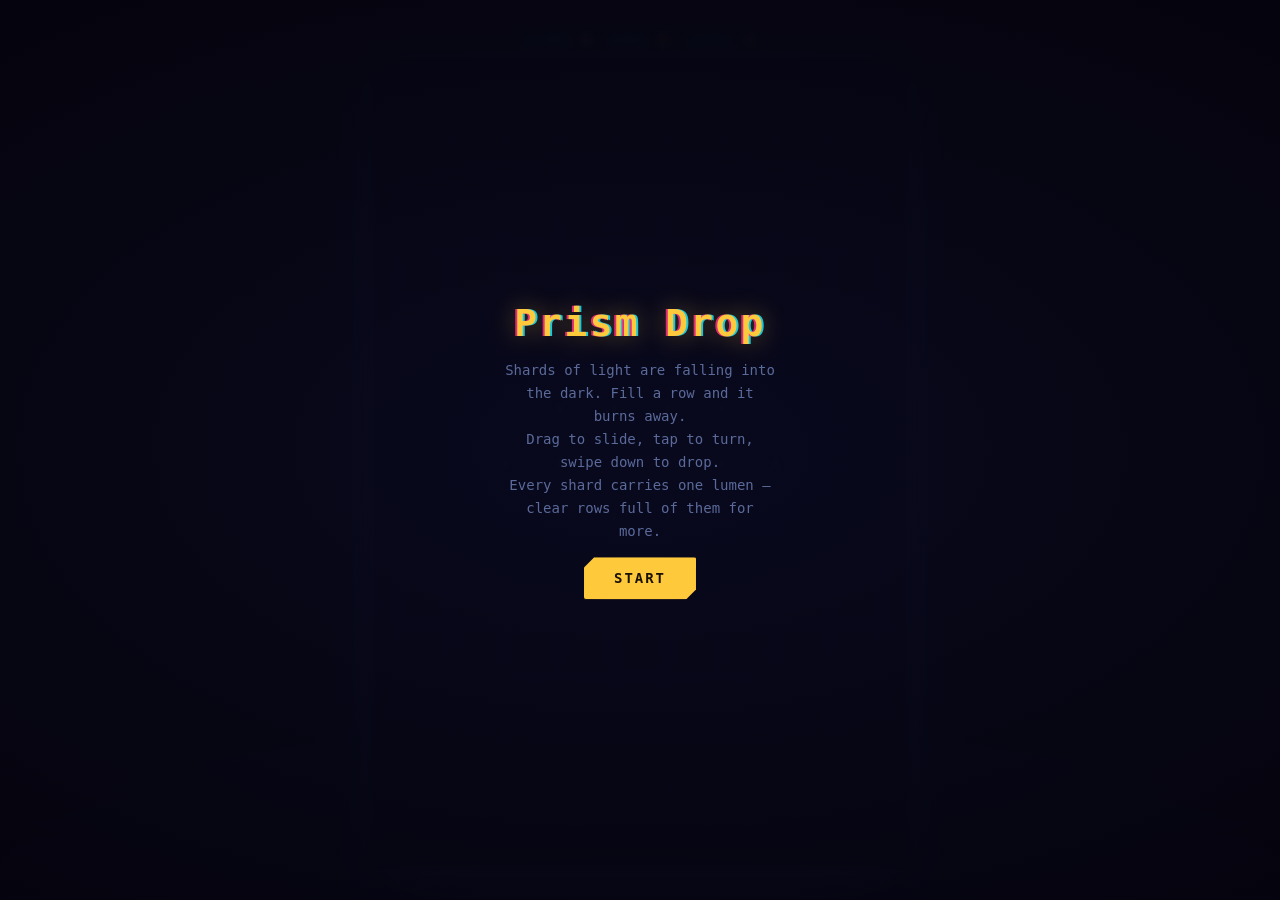
<file: arcade/prismdrop.html>
<!doctype html>
<html lang="en">
<head>
<meta charset="utf-8">
<meta name="viewport" content="width=device-width,initial-scale=1,viewport-fit=cover">
<title>Prism Drop</title>
<link rel="stylesheet" href="sl.css">
<script src="https://telegram.org/js/games.js"></script>
</head>
<body>
<div id="hud"><span>score <b id="s">0</b></span><span>rows <b id="r">0</b></span><span>level <b id="v">1</b></span></div>
<canvas id="c" width="360" height="540"></canvas>

<div id="msg">
  <h1>Prism Drop</h1>
  <p>Shards of light are falling into the dark. Fill a row and it burns away.<br>
     Drag to slide, tap to turn, swipe down to drop.<br>
     Every shard carries one lumen — clear rows full of them for more.</p>
  <button id="go">start</button>
</div>

<script src="sl.js"></script>
<script>
/* Prism Drop — a falling-block puzzle, built as an original rather than a
   copy. The genre's mechanic is free to use; a specific game's look is not
   (Tetris Holding v. Xio, 2012, turned on exactly that: the 10x20 well, the
   seven four-cell pieces, the ghost piece, the next-piece window). So this
   one deliberately shares none of those:

     * a 9-wide, 14-deep field of big square cells, sized for a thumb
     * shards of 2, 3, 4 and 5 cells — not the classic seven
     * no ghost piece, no preview window
     * the twist: each shard carries a lumen, and a cleared row pays for
       every lumen inside it, so where you bury your light matters

   And it follows the arcade's one visual rule: the falling shard is warm
   (you), everything already set is cold (the city). */

const c = document.getElementById("c"), x = c.getContext("2d");
const W = c.width, H = c.height;
SL.fit(c);

const COLS = 9, ROWS = 14, CELL = 36;
const OX = (W - COLS * CELL) / 2, OY = (H - ROWS * CELL) / 2;

// shard shapes, as [col, row] cells
const SHAPES = {
  duo:   [[0, 0], [1, 0]],
  bar:   [[0, 0], [1, 0], [2, 0]],
  hook:  [[0, 0], [0, 1], [1, 1]],
  block: [[0, 0], [1, 0], [0, 1], [1, 1]],
  vee:   [[0, 0], [0, 1], [0, 2], [1, 2], [2, 2]],
  cup:   [[0, 0], [2, 0], [0, 1], [1, 1], [2, 1]],
  star:  [[1, 0], [0, 1], [1, 1], [2, 1], [1, 2]],
};
// shuffled bag: small shards come round more often, the star only once
const BAG = ["duo", "bar", "bar", "hook", "hook", "block", "vee", "cup", "star"];

let grid, piece, bag, score, rows, level, over, fall, lockT, lockMoves, flash, sparks, last;

function reset() {
  grid = Array.from({ length: ROWS }, () => Array(COLS).fill(null));
  bag = []; score = 0; rows = 0; level = 1;
  fall = 0; flash = []; sparks = []; over = false;
  spawn();
}

function nextShape() {
  if (!bag.length) {
    bag = BAG.slice();
    for (let i = bag.length - 1; i > 0; i--) {
      const j = Math.floor(Math.random() * (i + 1));
      [bag[i], bag[j]] = [bag[j], bag[i]];
    }
  }
  return bag.pop();
}

function spawn() {
  const cells = SHAPES[nextShape()].map(p => p.slice());
  const w = Math.max(...cells.map(p => p[0])) + 1;
  piece = {
    cells,
    core: Math.floor(Math.random() * cells.length),   // which cell is the lumen
    x: Math.floor((COLS - w) / 2),
    y: 0,
  };
  lockT = 0; lockMoves = 0;
  if (hits(piece.cells, piece.x, piece.y)) return finish();
}

function hits(cells, px, py) {
  return cells.some(([cx, cy]) => {
    const gx = px + cx, gy = py + cy;
    return gx < 0 || gx >= COLS || gy >= ROWS || (gy >= 0 && grid[gy][gx]);
  });
}

function move(dx, dy) {
  if (hits(piece.cells, piece.x + dx, piece.y + dy)) return false;
  piece.x += dx; piece.y += dy;
  if (dx && lockT && lockMoves < 12) { lockT = 0; lockMoves++; }
  return true;
}

function turn() {
  // clockwise about the shard's own box, then nudge sideways if a wall or a
  // set block is in the way — without the nudge a shard against the edge
  // simply refuses to turn, which feels like the game ignoring you
  const h = Math.max(...piece.cells.map(p => p[1])) + 1;
  const w = Math.max(...piece.cells.map(p => p[0])) + 1;
  const turned = piece.cells.map(([cx, cy]) => [h - 1 - cy, cx]);
  const shift = Math.floor((w - h) / 2);
  for (const k of [0, -1, 1, -2, 2]) {
    if (!hits(turned, piece.x + shift + k, piece.y)) {
      piece.cells = turned; piece.x += shift + k;
      if (lockT && lockMoves < 12) { lockT = 0; lockMoves++; }
      return;
    }
  }
}

function drop() {
  let n = 0;
  while (move(0, 1)) n++;
  score += n * 2;
  settle();
}

function settle() {
  piece.cells.forEach(([cx, cy], i) => {
    const gy = piece.y + cy;
    if (gy >= 0) grid[gy][piece.x + cx] = { core: i === piece.core };
  });
  if (piece.cells.some(([, cy]) => piece.y + cy < 0)) return finish();

  const full = [];
  for (let r = 0; r < ROWS; r++) if (grid[r].every(Boolean)) full.push(r);
  if (full.length) {
    const lumens = full.reduce((n, r) => n + grid[r].filter(v => v.core).length, 0);
    const base = [0, 100, 250, 450, 700, 1000][Math.min(full.length, 5)];
    score += (base + lumens * 40) * level;
    rows += full.length;
    level = Math.min(15, 1 + Math.floor(rows / 8));
    full.forEach(r => {
      flash.push({ r, t: 1 });
      for (let i = 0; i < 10; i++) sparks.push({
        x: OX + Math.random() * COLS * CELL, y: OY + (r + .5) * CELL,
        vx: (Math.random() - .5) * 3, vy: -1 - Math.random() * 2.5, t: 1,
      });
    });
    // take the full rows out, top-down so indices stay valid
    full.forEach(r => { grid.splice(r, 1); grid.unshift(Array(COLS).fill(null)); });
  }
  spawn();
}

/* Gravity: 820ms a row at level 1, down to 110ms at 15. Capped there on
   purpose — any faster and a shard crosses the field before a thumb can
   reach it, which stops being a test of anything. */
const gravity = () => Math.max(110, 820 - (level - 1) * 51);

// --- input: keyboard, and one-thumb touch ---------------------------------
addEventListener("keydown", e => {
  if (over) return;
  const k = e.code;
  if (k === "ArrowLeft" || k === "KeyA") move(-1, 0);
  else if (k === "ArrowRight" || k === "KeyD") move(1, 0);
  else if (k === "ArrowUp" || k === "KeyW" || k === "KeyX") turn();
  else if (k === "ArrowDown" || k === "KeyS") { if (move(0, 1)) { score += 1; fall = 0; } }
  else if (k === "Space") drop();
  else return;
  e.preventDefault();
});

/* Touch: the shard follows your thumb sideways a column at a time, a tap
   that doesn't travel turns it, and a quick pull downward drops it. The
   drop needs a clearly vertical flick so a sloppy sideways drag never
   slams a shard into the wrong column. */
let tStart = null;
function pt(e) {
  const r = c.getBoundingClientRect(), t = e.changedTouches ? e.changedTouches[0] : e;
  return { x: (t.clientX - r.left) * (W / r.width), y: (t.clientY - r.top) * (H / r.height), at: performance.now() };
}
c.addEventListener("touchstart", e => {
  e.preventDefault();
  if (over) return;
  const p = pt(e);
  tStart = { ...p, px: piece.x, moved: false, dropped: false };
}, { passive: false });
c.addEventListener("touchmove", e => {
  e.preventDefault();
  if (over || !tStart || tStart.dropped) return;
  const p = pt(e), dx = p.x - tStart.x, dy = p.y - tStart.y;
  if (Math.hypot(dx, dy) > 10) tStart.moved = true;
  if (dy > 70 && dy > Math.abs(dx) * 1.6 && p.at - tStart.at < 400) {
    tStart.dropped = true; drop(); return;
  }
  const want = tStart.px + Math.round(dx / CELL);
  while (piece.x < want && move(1, 0));
  while (piece.x > want && move(-1, 0));
}, { passive: false });
c.addEventListener("touchend", e => {
  e.preventDefault();
  if (!over && tStart && !tStart.moved) turn();
  tStart = null;
}, { passive: false });
c.addEventListener("click", () => { if (!over) turn(); });

// --- drawing ---------------------------------------------------------------
function cell(gx, gy, warm, core, alpha = 1) {
  const px = OX + gx * CELL, py = OY + gy * CELL, s = CELL - 4;
  x.save();
  x.globalAlpha = alpha;
  if (warm) {
    x.shadowColor = "#ffa52b"; x.shadowBlur = 14;
    x.fillStyle = "#ffc93c";
  } else {
    x.shadowColor = "#9d4edd"; x.shadowBlur = 6;
    x.fillStyle = "#2a1d58";
  }
  x.beginPath(); x.roundRect(px + 2, py + 2, s, s, 5); x.fill();
  x.shadowBlur = 0;
  x.strokeStyle = warm ? "rgba(255,244,207,.75)" : "rgba(25,230,255,.38)";
  x.lineWidth = 1.2;
  x.stroke();
  if (core) {
    x.shadowColor = "#ffa52b"; x.shadowBlur = warm ? 18 : 12;
    x.fillStyle = warm ? "#fff4cf" : "#ffc93c";
    x.beginPath(); x.arc(px + CELL / 2, py + CELL / 2, warm ? 6 : 5, 0, 6.3); x.fill();
  }
  x.restore();
}

function draw() {
  x.clearRect(0, 0, W, H);

  // the field: faint grid so columns can be judged at a glance
  x.strokeStyle = "#141838"; x.lineWidth = 1;
  for (let i = 0; i <= COLS; i++) {
    x.beginPath(); x.moveTo(OX + i * CELL + .5, OY); x.lineTo(OX + i * CELL + .5, OY + ROWS * CELL); x.stroke();
  }
  for (let j = 0; j <= ROWS; j++) {
    x.beginPath(); x.moveTo(OX, OY + j * CELL + .5); x.lineTo(OX + COLS * CELL, OY + j * CELL + .5); x.stroke();
  }

  for (let r = 0; r < ROWS; r++)
    for (let q = 0; q < COLS; q++)
      if (grid[r][q]) cell(q, r, false, grid[r][q].core);

  // a cleared row leaves a beam behind for a moment
  flash.forEach(f => {
    x.save();
    x.globalAlpha = f.t * .8;
    x.shadowColor = "#ffc93c"; x.shadowBlur = 30;
    x.fillStyle = "#fff4cf";
    x.fillRect(OX, OY + f.r * CELL + CELL * .35, COLS * CELL, CELL * .3 * f.t + 2);
    x.restore();
    f.t -= .06;
  });
  flash = flash.filter(f => f.t > 0);

  sparks.forEach(p => {
    x.globalAlpha = p.t; x.fillStyle = "#ffc93c";
    x.fillRect(p.x, p.y, 2.5, 2.5);
    p.x += p.vx; p.y += p.vy; p.vy += .08; p.t -= .03;
  });
  x.globalAlpha = 1;
  sparks = sparks.filter(p => p.t > 0);

  if (!over && piece)
    piece.cells.forEach(([cx, cy], i) => {
      if (piece.y + cy >= 0) cell(piece.x + cx, piece.y + cy, true, i === piece.core);
    });

  document.getElementById("s").textContent = score;
  document.getElementById("r").textContent = rows;
  document.getElementById("v").textContent = level;
}

function step(now) {
  const dt = Math.min(100, now - (last || now));
  last = now;
  if (!over) {
    fall += dt;
    if (fall >= gravity()) {
      fall = 0;
      if (!move(0, 1)) {
        // grounded: a short grace so a last-moment slide or turn still lands
        lockT += gravity();
        if (lockT >= 450) settle();
      } else lockT = 0;
    }
  }
  draw();
  requestAnimationFrame(step);
}

function finish() {
  over = true;
  SL.submit(score);
  const m = document.getElementById("msg");
  m.innerHTML = `<h1>lights out</h1>
    <p class="score">${score} points · ${rows} rows</p>
    <p>your best run is on the group board.</p>
    <button id="go">again</button>`;
  m.classList.remove("hide");
  document.getElementById("go").onclick = start;
}

function start() {
  document.getElementById("msg").classList.add("hide");
  reset();
}

document.getElementById("go").onclick = start;
reset(); over = true; requestAnimationFrame(step);
</script>
</body>
</html>
</file>
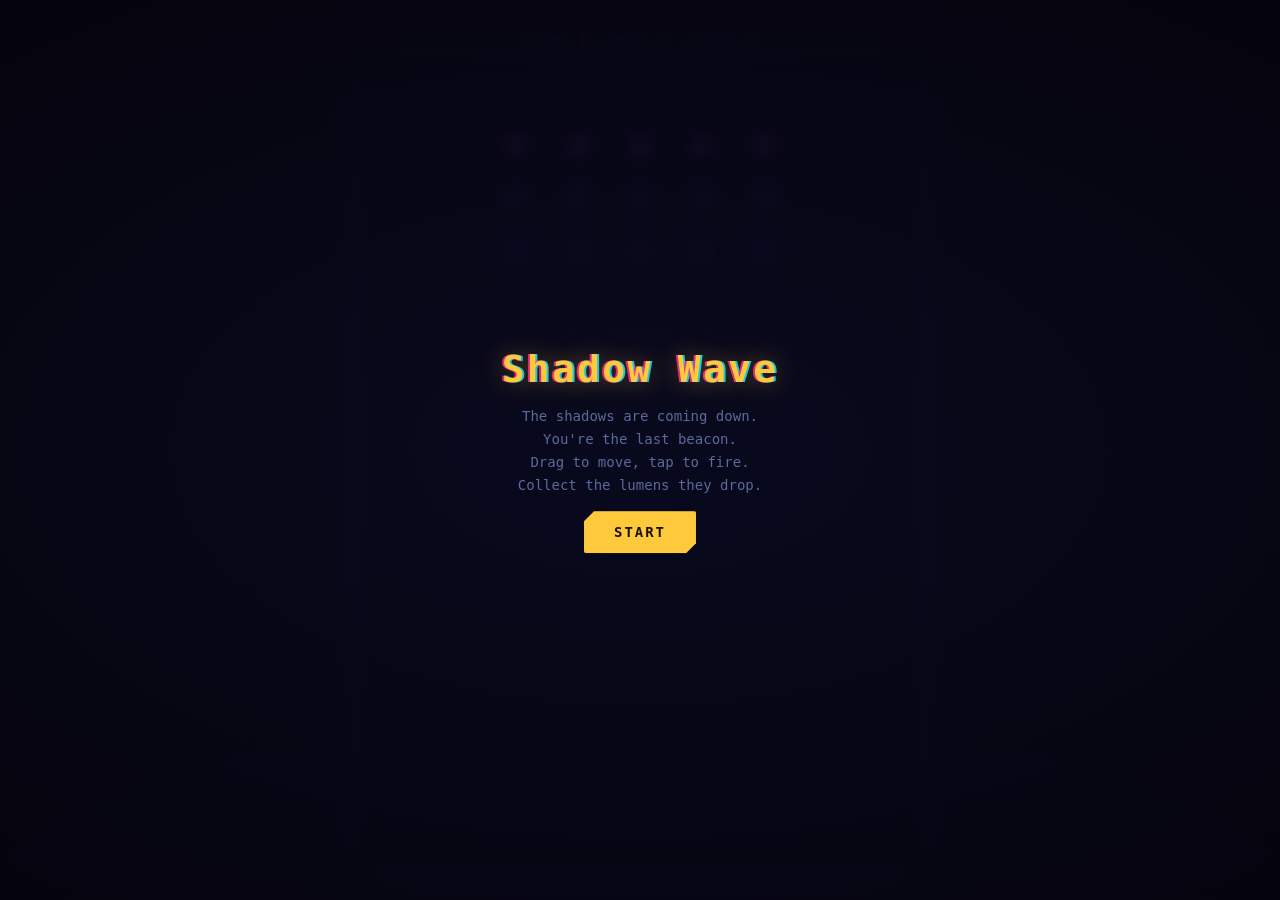
<file: arcade/shadowwave.html>
<!doctype html>
<html lang="en">
<head>
<meta charset="utf-8">
<meta name="viewport" content="width=device-width,initial-scale=1,viewport-fit=cover">
<title>Shadow Wave</title>
<link rel="stylesheet" href="sl.css">
<script src="https://telegram.org/js/games.js"></script>
</head>
<body>
<div id="hud"><span>score <b id="s">0</b></span><span>wave <b id="w">1</b></span><span>light <b id="l">3</b></span></div>
<canvas id="c" width="360" height="520"></canvas>

<div id="msg">
  <h1>Shadow Wave</h1>
  <p>The shadows are coming down. You're the last beacon.<br>
     Drag to move, tap to fire. Collect the lumens they drop.</p>
  <button id="go">start</button>
</div>

<script src="sl.js"></script>
<script>
const c = document.getElementById("c"), x = c.getContext("2d");
const W = c.width, H = c.height;
SL.fit(c);

const keys = SL.input();
let aimX = W / 2, wantFire = false;
SL.touch(c, p => { aimX = p.x; }, () => { wantFire = true; });

let beacon, shots, foes, motes, dust, wave, score, lives, over, dir, drop, cool, t;

function reset() {
  beacon = { x: W / 2, y: H - 34, w: 26, cool: 0 };
  shots = []; foes = []; motes = []; dust = [];
  wave = 1; score = 0; lives = 3; over = false; t = 0;
  spawn();
}

function spawn() {
  foes = [];
  const cols = Math.min(4 + wave, 8);
  const rows = Math.min(2 + Math.floor((wave + 1) / 2), 5);   // ramps a wave sooner
  const gapX = 40, gapY = 34, left = (W - (cols - 1) * gapX) / 2;
  for (let r = 0; r < rows; r++)
    for (let col = 0; col < cols; col++)
      foes.push({
        x: left + col * gapX, y: 56 + r * gapY,
        // from wave 4 the second rank is armoured too
        hp: r === 0 || (wave >= 4 && r === 1) ? 2 : 1,
        r: 11, phase: Math.random() * 6.28,
      });
  dir = 1; drop = 0; cool = 0;
}

/* --- drawing ------------------------------------------------------------ */

function shadow(f) {
  // a drifting blot with a cold core — nothing borrowed, all curves
  const wob = Math.sin(t / 14 + f.phase) * 2;
  const g = x.createRadialGradient(f.x, f.y, 1, f.x, f.y, f.r + 5);
  g.addColorStop(0, f.hp > 1 ? "#b86aff" : "#6a2fb5");
  g.addColorStop(1, "rgba(20,12,45,0)");
  x.fillStyle = g;
  x.beginPath();
  x.ellipse(f.x, f.y, f.r + 3 + wob, f.r + wob, 0, 0, 6.3);
  x.fill();
  x.fillStyle = "#0a0a1f";
  x.beginPath();
  x.arc(f.x - 3.5, f.y - 1, 1.9, 0, 6.3);
  x.arc(f.x + 3.5, f.y - 1, 1.9, 0, 6.3);
  x.fill();
}

function drawBeacon() {
  const b = beacon;
  x.save();
  x.shadowColor = "#ffa52b"; x.shadowBlur = 18;
  x.fillStyle = "#ffc93c";
  x.beginPath();
  x.moveTo(b.x, b.y - 13);
  x.lineTo(b.x + b.w / 2, b.y + 9);
  x.lineTo(b.x, b.y + 4);
  x.lineTo(b.x - b.w / 2, b.y + 9);
  x.closePath(); x.fill();
  x.restore();
  // beam
  const g = x.createLinearGradient(b.x, b.y - 13, b.x, b.y - 60);
  g.addColorStop(0, "rgba(255,215,94,.22)");
  g.addColorStop(1, "rgba(255,215,94,0)");
  x.fillStyle = g;
  x.beginPath(); x.moveTo(b.x - 5, b.y - 13);
  x.lineTo(b.x + 5, b.y - 13); x.lineTo(b.x + 20, b.y - 62);
  x.lineTo(b.x - 20, b.y - 62); x.closePath(); x.fill();
}

function stars() {
  x.fillStyle = "#141a3c";
  for (let i = 0; i < 34; i++) {
    const sx = (i * 97 + (t * 0.25 + i * 13)) % W;
    const sy = (i * 61 + t * 0.4) % H;
    x.fillRect(sx, sy, 1.6, 1.6);
  }
}

/* --- loop --------------------------------------------------------------- */

function step() {
  t++;
  x.clearRect(0, 0, W, H);
  stars();

  if (!over) {
    // move
    if (keys.left) aimX -= 6;
    if (keys.right) aimX += 6;
    beacon.x += (Math.max(16, Math.min(W - 16, aimX)) - beacon.x) * 0.3;

    if (beacon.cool > 0) beacon.cool--;
    if ((keys.fire || wantFire) && beacon.cool === 0) {
      shots.push({ x: beacon.x, y: beacon.y - 14 });
      beacon.cool = 11;
    }
    wantFire = false;

    // shots
    shots.forEach(s => s.y -= 8);
    shots = shots.filter(s => s.y > -10);

    // formation
    const speed = 0.34 + wave * 0.09 + (1 - foes.length / 30) * 0.62;
    let edge = false;
    foes.forEach(f => {
      f.x += dir * speed;
      if (f.x < 16 || f.x > W - 16) edge = true;
    });
    if (edge) { dir *= -1; foes.forEach(f => f.y += 13); }   // drop further

    // they spit shadow back — faster, and more often
    cool--;
    if (cool <= 0 && foes.length) {
      const f = foes[(Math.random() * foes.length) | 0];
      dust.push({ x: f.x, y: f.y + 10, vy: 2.6 + wave * 0.2 });
      cool = Math.max(15, 64 - wave * 5);
    }
    dust.forEach(d => d.y += d.vy);
    dust = dust.filter(d => d.y < H + 10);

    // hits
    shots.forEach(s => {
      foes.forEach(f => {
        if (!f.dead && Math.hypot(s.x - f.x, s.y - f.y) < f.r + 3) {
          s.y = -99; f.hp--;
          if (f.hp <= 0) {
            f.dead = true;
            score += 10 * wave;
            for (let i = 0; i < 3; i++)
              motes.push({ x: f.x, y: f.y, vx: (Math.random() - .5) * 2,
                           vy: 1 + Math.random(), life: 90 });
          }
        }
      });
    });
    foes = foes.filter(f => !f.dead);

    // lumens drift down, catch them
    motes.forEach(m => { m.x += m.vx; m.y += m.vy; m.life--; });
    motes = motes.filter(m => {
      if (m.life <= 0 || m.y > H + 8) return false;
      if (Math.hypot(m.x - beacon.x, m.y - beacon.y) < 18) { score += 5; return false; }
      return true;
    });

    // taking damage
    const hit = dust.find(d => Math.hypot(d.x - beacon.x, d.y - beacon.y) < 15);
    if (hit) {
      dust = dust.filter(d => d !== hit);
      lives--;
      if (lives <= 0) return finish();
    }
    if (foes.some(f => f.y > H - 60)) { lives = 0; return finish(); }

    if (!foes.length) { wave++; score += 50; spawn(); }
  }

  // draw
  foes.forEach(shadow);
  x.fillStyle = "#9d4edd";
  dust.forEach(d => { x.beginPath(); x.arc(d.x, d.y, 3.4, 0, 6.3); x.fill(); });
  x.fillStyle = "#ffc93c";
  shots.forEach(s => x.fillRect(s.x - 1.5, s.y, 3, 11));
  motes.forEach(m => {
    x.globalAlpha = Math.min(1, m.life / 40);
    x.beginPath(); x.arc(m.x, m.y, 2.6, 0, 6.3); x.fill();
    x.globalAlpha = 1;
  });
  if (!over) drawBeacon();

  document.getElementById("s").textContent = score;
  document.getElementById("w").textContent = wave;
  document.getElementById("l").textContent = lives;
  requestAnimationFrame(step);
}

function finish() {
  over = true;
  SL.submit(score);
  const m = document.getElementById("msg");
  m.innerHTML = `<h1>the shadows won</h1>
    <p class="score">${score} points · wave ${wave}</p>
    <p>every run banks your best score on the group board.</p>
    <button id="go">again</button>`;
  m.classList.remove("hide");
  document.getElementById("go").onclick = start;
}

function start() {
  document.getElementById("msg").classList.add("hide");
  reset();
}

document.getElementById("go").onclick = start;
reset(); over = true; step();
</script>
</body>
</html>
</file>
<file: arcade/sl.css>
/* SpreadLight arcade — shared shell for every game.

   The rule the whole look hangs on: COLD IS THE MACHINE, WARM IS YOU.
   Cyan, violet and magenta belong to the city and everything trying to
   end your run. Amber is the player and the lumens. Figure and ground are
   separated by temperature rather than brightness alone, which is what
   keeps these readable on a phone in daylight — the thing you must not
   lose track of is the only warm object on screen. */

:root {
  --void:  #04030c;   /* night between the buildings */
  --deck:  #0a0a1f;   /* play surface */
  --grid:  #1b1f4a;   /* inert structure */
  --neon:  #19e6ff;   /* the city, UI chrome */
  --hot:   #ff2e88;   /* danger */
  --volt:  #9d4edd;   /* the shadow mass */
  --light: #ffc93c;   /* you, and what you collect */
  --mint:  #2bffcf;   /* pickups */
  --ink:   #e8f4ff;
  --dim:   #5a6a9a;
}

* { box-sizing: border-box; margin: 0; padding: 0; }

html, body {
  height: 100%;
  background: var(--void);
  color: var(--ink);
  font-family: ui-monospace, "SF Mono", Menlo, Consolas, monospace;
  overflow: hidden;
  -webkit-user-select: none;
  user-select: none;
  -webkit-tap-highlight-color: transparent;
}

body {
  display: flex;
  flex-direction: column;
  align-items: center;
  justify-content: center;
  gap: 10px;
  padding: 12px;
  /* horizon glow — the city is always somewhere below the frame */
  background:
    radial-gradient(120% 60% at 50% 118%, #141a4d 0%, transparent 70%),
    var(--void);
}

/* CRT scanlines over everything, including the canvas, which cannot carry
   a pseudo-element of its own. Kept at 3% so it reads as texture and never
   competes with a moving sprite. */
body::after {
  content: "";
  position: fixed;
  inset: 0;
  pointer-events: none;
  z-index: 9;
  background: repeating-linear-gradient(
    to bottom,
    rgba(0, 0, 0, 0) 0 2px,
    rgba(0, 0, 0, .28) 2px 3px
  );
  opacity: .34;
  mix-blend-mode: multiply;
}

#hud {
  display: flex;
  gap: 18px;
  font-size: 12px;
  letter-spacing: .22em;
  text-transform: uppercase;
  color: var(--neon);
  text-shadow: 0 0 10px rgba(25, 230, 255, .5);
}
#hud b {
  color: var(--light);
  font-weight: 700;
  text-shadow: 0 0 10px rgba(255, 201, 60, .6);
}

canvas {
  border-radius: 10px;
  background: var(--deck);
  box-shadow:
    0 0 0 1px var(--grid),
    0 0 0 2px rgba(25, 230, 255, .18),
    0 0 44px -6px rgba(25, 230, 255, .32),
    0 22px 60px -24px rgba(157, 78, 221, .6);
  touch-action: none;
}

#msg {
  position: fixed;
  inset: 0;
  z-index: 10;
  display: flex;
  flex-direction: column;
  align-items: center;
  justify-content: center;
  gap: 14px;
  text-align: center;
  padding: 24px;
  background: radial-gradient(90% 70% at 50% 50%, rgba(10, 10, 31, .92), rgba(4, 3, 12, .97));
  backdrop-filter: blur(4px);
}
#msg.hide { display: none; }

/* The one loud moment: a badly-tuned signal. Two offset copies bleed cyan
   and magenta out from under the amber, the way a CRT misconverges. Used
   on the title only — repeat it anywhere else and the page just looks
   broken rather than transmitted. */
#msg h1 {
  font-size: clamp(24px, 8vw, 38px);
  letter-spacing: .06em;
  color: var(--light);
  text-shadow:
    -2px 0 0 rgba(255, 46, 136, .85),
     2px 0 0 rgba(25, 230, 255, .85),
     0 0 26px rgba(255, 201, 60, .45);
}

#msg p {
  color: var(--dim);
  font-size: 14px;
  line-height: 1.65;
  max-width: 32ch;
}
#msg .score { color: var(--ink); font-size: 18px; }

button {
  font: inherit;
  font-size: 14px;
  padding: 13px 30px;
  border: 0;
  border-radius: 2px;
  background: var(--light);
  color: #1a1200;
  font-weight: 700;
  letter-spacing: .14em;
  text-transform: uppercase;
  cursor: pointer;
  clip-path: polygon(10px 0, 100% 0, 100% calc(100% - 10px), calc(100% - 10px) 100%, 0 100%, 0 10px);
  box-shadow: 0 0 24px -4px rgba(255, 201, 60, .7);
}
button:active { transform: translateY(1px); }

.ghost {
  background: transparent;
  color: var(--neon);
  box-shadow: inset 0 0 0 1px rgba(25, 230, 255, .45);
  padding: 10px 22px;
  font-size: 12px;
}

@media (prefers-reduced-motion: reduce) {
  body::after { display: none; }
}
</file>
